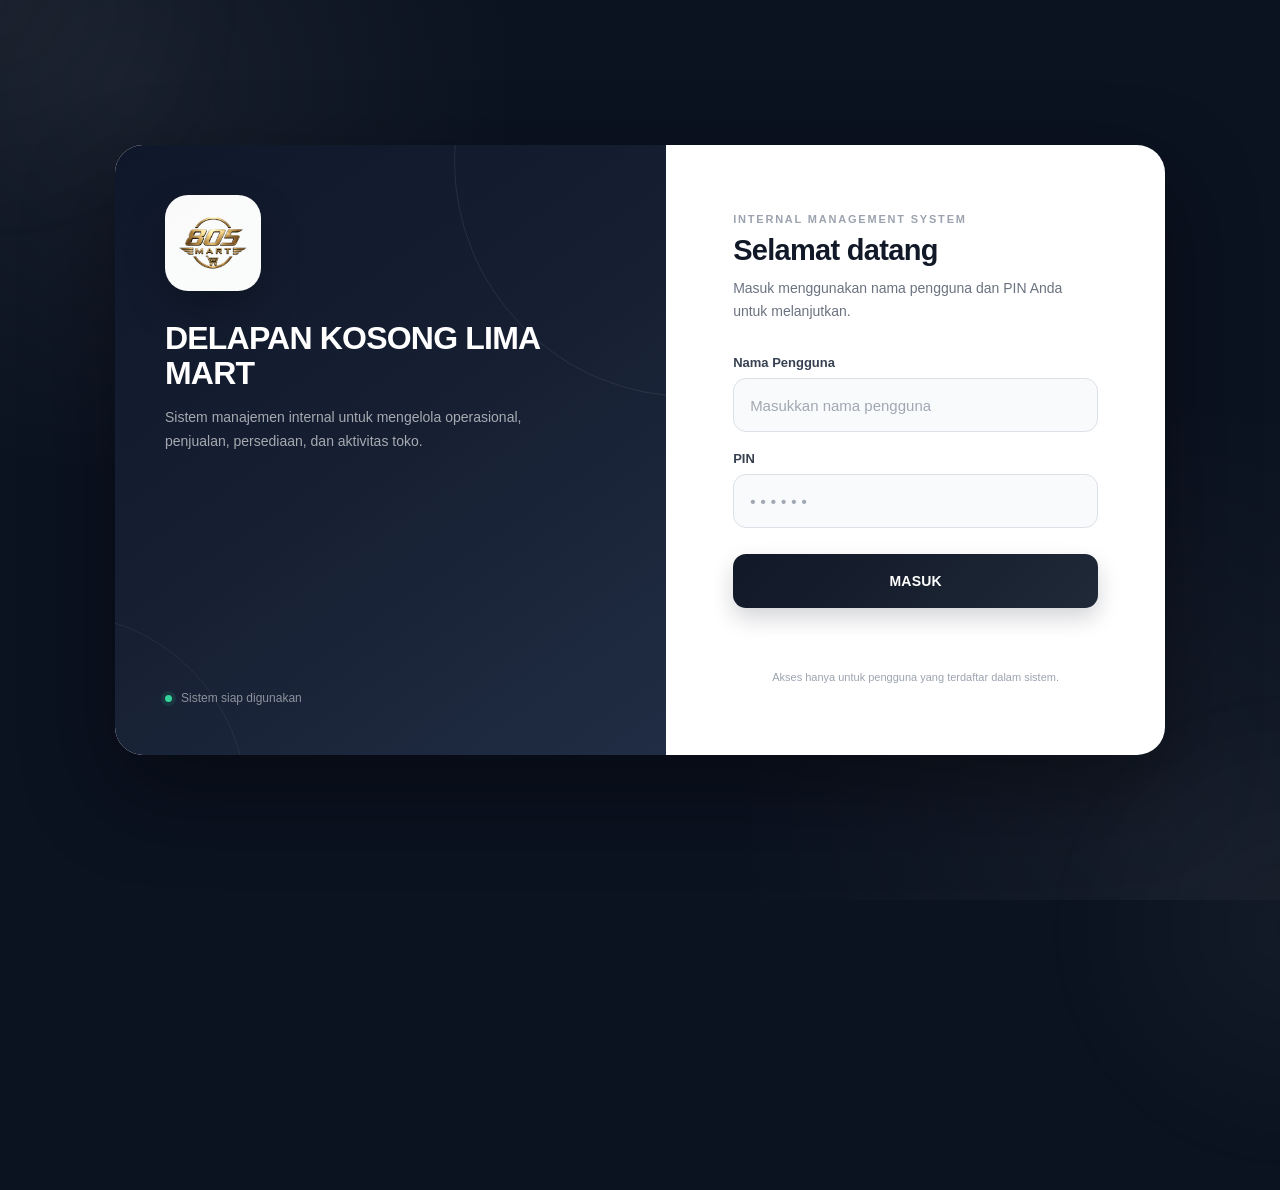
<file: index.html>
<!DOCTYPE html>
<html lang="id">
<head>

  <meta charset="UTF-8">

  <meta
    name="viewport"
    content="width=device-width, initial-scale=1.0"
  >

  <title>DELAPAN KOSONG LIMA MART</title>


  <style>

    /* =====================================================
       RESET
    ===================================================== */

    * {
      box-sizing: border-box;
      margin: 0;
      padding: 0;
    }


    html,
    body {
      width: 100%;
      min-height: 100%;
    }


    body {
      font-family:
        Inter,
        -apple-system,
        BlinkMacSystemFont,
        "Segoe UI",
        Roboto,
        Helvetica,
        Arial,
        sans-serif;

      background: #0b1220;

      color: #111827;

      overflow-x: hidden;
    }


    button,
    input {
      font-family: inherit;
    }


    /* =====================================================
       PAGE
    ===================================================== */

    .page {
      min-height: 100vh;

      display: flex;

      align-items: center;

      justify-content: center;

      position: relative;

      padding: 30px;

      background:
        radial-gradient(
          circle at 10% 10%,
          rgba(255,255,255,0.055),
          transparent 28%
        ),
        radial-gradient(
          circle at 90% 90%,
          rgba(255,255,255,0.045),
          transparent 30%
        ),
        #0b1220;
    }


    .background-glow {
      position: absolute;

      border-radius: 50%;

      pointer-events: none;

      filter: blur(1px);
    }


    .glow-one {
      width: 520px;
      height: 520px;

      left: -260px;
      top: -260px;

      background:
        radial-gradient(
          circle,
          rgba(255,255,255,0.035),
          transparent 68%
        );
    }


    .glow-two {
      width: 520px;
      height: 520px;

      right: -270px;
      bottom: -290px;

      background:
        radial-gradient(
          circle,
          rgba(255,255,255,0.035),
          transparent 68%
        );
    }


    /* =====================================================
       LOGIN WRAPPER
    ===================================================== */

    .login-wrapper {
      width: 100%;

      max-width: 1050px;

      min-height: 610px;

      display: grid;

      grid-template-columns:
        1.05fr
        0.95fr;

      position: relative;

      z-index: 2;

      overflow: hidden;

      border-radius: 28px;

      background: #ffffff;

      box-shadow:
        0 35px 90px
        rgba(0,0,0,0.40);
    }


    /* =====================================================
       BRAND PANEL
    ===================================================== */

    .brand-panel {
      position: relative;

      display: flex;

      flex-direction: column;

      justify-content: space-between;

      padding: 50px;

      color: #ffffff;

      overflow: hidden;

      background:
        linear-gradient(
          145deg,
          #0f172a 0%,
          #172033 52%,
          #202d44 100%
        );
    }


    .brand-panel::before {
      content: "";

      position: absolute;

      width: 470px;
      height: 470px;

      right: -260px;
      top: -220px;

      border-radius: 50%;

      border:
        1px solid
        rgba(255,255,255,0.08);
    }


    .brand-panel::after {
      content: "";

      position: absolute;

      width: 380px;
      height: 380px;

      left: -250px;
      bottom: -240px;

      border-radius: 50%;

      border:
        1px solid
        rgba(255,255,255,0.06);
    }


    .brand-content,
    .brand-footer {
      position: relative;

      z-index: 2;
    }


    /* =====================================================
       LOGO
    ===================================================== */

    .logo-container {
      width: 96px;
      height: 96px;

      display: flex;

      align-items: center;

      justify-content: center;

      margin-bottom: 30px;

      border-radius: 23px;

      background: rgba(255,255,255,0.98);

      box-shadow:
        0 18px 40px
        rgba(0,0,0,0.22);

      overflow: hidden;
    }


    .logo-container img {
      width: 82%;
      height: 82%;

      object-fit: contain;

      display: block;
    }


    /* =====================================================
       BRAND TEXT
    ===================================================== */

    .brand-title {
      max-width: 410px;

      font-size: 32px;

      line-height: 1.1;

      font-weight: 800;

      letter-spacing: -0.8px;
    }


    .brand-subtitle {
      max-width: 380px;

      margin-top: 15px;

      font-size: 14px;

      line-height: 1.7;

      color:
        rgba(255,255,255,0.62);
    }


    .brand-footer {
      display: flex;

      align-items: center;

      gap: 9px;

      font-size: 12px;

      color:
        rgba(255,255,255,0.50);
    }


    .status-dot {
      width: 7px;
      height: 7px;

      flex: 0 0 7px;

      border-radius: 50%;

      background: #34d399;

      box-shadow:
        0 0 0 4px
        rgba(52,211,153,0.10);
    }


    /* =====================================================
       LOGIN PANEL
    ===================================================== */

    .login-panel {
      display: flex;

      align-items: center;

      justify-content: center;

      padding: 50px;
    }


    .login-content {
      width: 100%;

      max-width: 365px;
    }


    .login-heading {
      margin-bottom: 32px;
    }


    .login-heading .eyebrow {
      margin-bottom: 9px;

      font-size: 11px;

      font-weight: 800;

      letter-spacing: 1.8px;

      text-transform: uppercase;

      color: #9ca3af;
    }


    .login-heading h1 {
      margin-bottom: 10px;

      font-size: 29px;

      line-height: 1.15;

      letter-spacing: -0.7px;

      color: #111827;
    }


    .login-heading p {
      font-size: 14px;

      line-height: 1.65;

      color: #6b7280;
    }


    /* =====================================================
       FORM
    ===================================================== */

    .form-group {
      margin-bottom: 19px;
    }


    .form-label {
      display: block;

      margin-bottom: 8px;

      font-size: 13px;

      font-weight: 700;

      color: #374151;
    }


    .input-wrapper {
      position: relative;
    }


    .form-input {
      width: 100%;

      height: 54px;

      padding:
        0 16px;

      border:
        1px solid
        #dce1e8;

      border-radius: 13px;

      outline: none;

      background: #f9fafb;

      color: #111827;

      font-size: 15px;

      transition:
        border-color 0.2s ease,
        background 0.2s ease,
        box-shadow 0.2s ease;
    }


    .form-input::placeholder {
      color: #a1a8b3;
    }


    .form-input:hover {
      background: #ffffff;
    }


    .form-input:focus {
      background: #ffffff;

      border-color: #111827;

      box-shadow:
        0 0 0 4px
        rgba(17,24,39,0.07);
    }


    /* =====================================================
       PIN INPUT
    ===================================================== */

    .pin-input {
      letter-spacing: 5px;

      font-weight: 700;
    }


    /* =====================================================
       LOGIN BUTTON
    ===================================================== */

    .login-button {
      width: 100%;

      height: 54px;

      margin-top: 7px;

      border: none;

      border-radius: 13px;

      background:
        linear-gradient(
          135deg,
          #111827,
          #1f2937
        );

      color: #ffffff;

      font-size: 14px;

      font-weight: 800;

      letter-spacing: 0.2px;

      cursor: pointer;

      box-shadow:
        0 10px 22px
        rgba(17,24,39,0.18);

      transition:
        transform 0.15s ease,
        box-shadow 0.15s ease,
        opacity 0.15s ease;
    }


    .login-button:hover {
      transform: translateY(-1px);

      box-shadow:
        0 14px 27px
        rgba(17,24,39,0.22);
    }


    .login-button:active {
      transform: translateY(0);
    }


    .login-button:disabled {
      cursor: wait;

      opacity: 0.65;

      transform: none;
    }


    /* =====================================================
       MESSAGE
    ===================================================== */

    .message {
      min-height: 22px;

      margin-top: 14px;

      text-align: center;

      font-size: 13px;

      font-weight: 600;

      line-height: 1.5;
    }


    .message.error {
      color: #dc2626;
    }


    .message.success {
      color: #16a34a;
    }


    /* =====================================================
       FOOT NOTE
    ===================================================== */

    .login-note {
      margin-top: 25px;

      text-align: center;

      font-size: 11px;

      line-height: 1.6;

      color: #9ca3af;
    }


    /* =====================================================
       LOADING
    ===================================================== */

    .loading-content {
      display: inline-flex;

      align-items: center;

      justify-content: center;

      gap: 9px;
    }


    .spinner {
      width: 15px;
      height: 15px;

      border:
        2px solid
        rgba(255,255,255,0.35);

      border-top-color:
        #ffffff;

      border-radius: 50%;

      animation:
        spin 0.75s linear infinite;
    }


    @keyframes spin {

      to {
        transform: rotate(360deg);
      }

    }


    /* =====================================================
       MOBILE
    ===================================================== */

    @media (max-width: 820px) {

      .page {
        padding: 18px;
      }


      .login-wrapper {
        max-width: 480px;

        min-height: auto;

        display: block;

        border-radius: 23px;
      }


      .brand-panel {
        padding: 30px;

        min-height: 250px;
      }


      .logo-container {
        width: 72px;
        height: 72px;

        margin-bottom: 20px;

        border-radius: 18px;
      }


      .brand-title {
        font-size: 25px;
      }


      .brand-subtitle {
        font-size: 13px;

        margin-top: 10px;
      }


      .brand-footer {
        margin-top: 30px;
      }


      .login-panel {
        padding: 34px 30px 38px;
      }


      .login-heading h1 {
        font-size: 26px;
      }

    }


    /* =====================================================
       SMALL MOBILE
    ===================================================== */

    @media (max-width: 430px) {

      .page {
        padding: 0;
      }


      .login-wrapper {
        min-height: 100vh;

        border-radius: 0;

        box-shadow: none;
      }


      .brand-panel {
        min-height: 245px;

        padding: 28px 24px;
      }


      .login-panel {
        padding: 32px 24px 35px;
      }


      .brand-title {
        font-size: 23px;
      }


      .brand-subtitle {
        max-width: 310px;
      }


      .login-heading {
        margin-bottom: 27px;
      }

    }

  </style>

</head>


<body>


  <div class="page">

    <div class="background-glow glow-one"></div>

    <div class="background-glow glow-two"></div>


    <div class="login-wrapper">


      <!-- =================================================
           BRAND
      ================================================== -->

      <section class="brand-panel">

        <div class="brand-content">


          <div class="logo-container">

            <img
              src="Logo.png"
              alt="DELAPAN KOSONG LIMA MART"
            >

          </div>


          <h2 class="brand-title">
            DELAPAN KOSONG LIMA MART
          </h2>


          <p class="brand-subtitle">
            Sistem manajemen internal untuk
            mengelola operasional, penjualan,
            persediaan, dan aktivitas toko.
          </p>

        </div>


        <div class="brand-footer">

          <span class="status-dot"></span>

          <span>
            Sistem siap digunakan
          </span>

        </div>

      </section>



      <!-- =================================================
           LOGIN
      ================================================== -->

      <section class="login-panel">

        <div class="login-content">


          <div class="login-heading">

            <div class="eyebrow">
              Internal Management System
            </div>


            <h1>
              Selamat datang
            </h1>


            <p>
              Masuk menggunakan nama pengguna
              dan PIN Anda untuk melanjutkan.
            </p>

          </div>



          <!-- NAMA -->

          <div class="form-group">

            <label
              class="form-label"
              for="name"
            >
              Nama Pengguna
            </label>


            <div class="input-wrapper">

              <input
                class="form-input"
                type="text"
                id="name"
                placeholder="Masukkan nama pengguna"
                autocomplete="username"
                autocapitalize="words"
              >

            </div>

          </div>



          <!-- PIN -->

          <div class="form-group">

            <label
              class="form-label"
              for="pin"
            >
              PIN
            </label>


            <div class="input-wrapper">

              <input
                class="form-input pin-input"
                type="password"
                id="pin"
                placeholder="••••••"
                maxlength="6"
                inputmode="numeric"
                autocomplete="current-password"
              >

            </div>

          </div>



          <!-- BUTTON -->

          <button
            class="login-button"
            id="loginButton"
            type="button"
          >

            MASUK

          </button>



          <!-- MESSAGE -->

          <div
            id="message"
            class="message"
          ></div>



          <div class="login-note">

            Akses hanya untuk pengguna
            yang terdaftar dalam sistem.

          </div>


        </div>

      </section>


    </div>

  </div>



  <!-- =====================================================
       JAVASCRIPT
  ====================================================== -->

  <script>


    /* =====================================================
       KONFIGURASI BACKEND
    ===================================================== */

    const API_URL =
      'https://script.google.com/macros/s/AKfycbzcP4oLv9Xj9gEv526HOFnK5wkyb1oDNeurvYLdIv2ueOpux7JMgpyN8P9RBIMwS9olVA/exec';



    /* =====================================================
       ELEMENT
    ===================================================== */

    const nameInput =
      document.getElementById('name');


    const pinInput =
      document.getElementById('pin');


    const loginButton =
      document.getElementById('loginButton');


    const message =
      document.getElementById('message');



    /* =====================================================
       MESSAGE
    ===================================================== */

    function showMessage(
      text,
      type
    ) {

      message.textContent = text;

      message.className =
        'message ' + type;

    }



    /* =====================================================
       LOADING BUTTON
    ===================================================== */

    function setLoading(
      loading
    ) {

      loginButton.disabled =
        loading;


      if (loading) {

        loginButton.innerHTML =

          '<span class="loading-content">' +

          '<span class="spinner"></span>' +

          '<span>MEMERIKSA...</span>' +

          '</span>';

      } else {

        loginButton.textContent =
          'MASUK';

      }

    }



    /* =====================================================
       LOGIN
    ===================================================== */

    async function login() {

      const name =
        nameInput.value.trim();


      const pin =
        pinInput.value.trim();


      message.textContent = '';

      message.className =
        'message';



      /* -----------------------------------------------
         VALIDASI NAMA
      ------------------------------------------------ */

      if (!name) {

        showMessage(
          'Nama pengguna wajib diisi.',
          'error'
        );

        nameInput.focus();

        return;

      }



      /* -----------------------------------------------
         VALIDASI PIN
      ------------------------------------------------ */

      if (!/^\d{6}$/.test(pin)) {

        showMessage(
          'PIN harus terdiri dari 6 digit.',
          'error'
        );

        pinInput.focus();

        return;

      }



      setLoading(true);



      try {


        /* ---------------------------------------------
           KIRIM KE GOOGLE APPS SCRIPT
        ---------------------------------------------- */

        const response =
          await fetch(
            API_URL,
            {

              method: 'POST',

              headers: {
                'Content-Type':
                  'text/plain;charset=utf-8'
              },

              body:
                JSON.stringify({

                  action: 'login',

                  name: name,

                  pin: pin

                })

            }
          );



        /* ---------------------------------------------
           BACA RESPONSE
        ---------------------------------------------- */

        const result =
          await response.json();



        /* ---------------------------------------------
           LOGIN GAGAL
        ---------------------------------------------- */

        if (!result.success) {

          showMessage(
            result.message ||
            'Login gagal.',
            'error'
          );

          pinInput.value = '';

          pinInput.focus();

          return;

        }



        /* ---------------------------------------------
           DATA USER
        ---------------------------------------------- */

        const user =
          result.user;



        /* ---------------------------------------------
           SIMPAN SESSION
        ---------------------------------------------- */

        localStorage.setItem(

          '805_session',

          JSON.stringify({

            user_id:
              user.user_id,

            name:
              user.name,

            role:
              user.role,

            login_time:
              new Date().toISOString()

          })

        );



        showMessage(
          'Login berhasil. Membuka dashboard...',
          'success'
        );



        /* ---------------------------------------------
           ARAHKAN BERDASARKAN ROLE
        ---------------------------------------------- */

        setTimeout(
          function() {

            redirectByRole(
              user.role
            );

          },
          500
        );


      } catch (error) {

        console.error(
          'LOGIN ERROR:',
          error
        );


        showMessage(
          'Tidak dapat terhubung ke server. Periksa koneksi dan coba lagi.',
          'error'
        );


      } finally {

        setLoading(false);

      }

    }



    /* =====================================================
       REDIRECT ROLE
    ===================================================== */

    function redirectByRole(
      role
    ) {

      const normalizedRole =
        String(role || '')
          .trim()
          .toUpperCase();


      switch (
        normalizedRole
      ) {


        case 'OWNER':

          window.location.href =
            'owner.html';

          break;



        case 'ADMIN':

          window.location.href =
            'admin.html';

          break;



        case 'INVENTORY':

          window.location.href =
            'inventory.html';

          break;



        case 'KASIR':

          window.location.href =
            'kasir.html';

          break;



        default:

          localStorage.removeItem(
            '805_session'
          );


          showMessage(
            'Role pengguna tidak dikenali.',
            'error'
          );

          break;

      }

    }



    /* =====================================================
       INPUT PIN
       HANYA ANGKA
    ===================================================== */

    pinInput.addEventListener(
      'input',
      function() {

        this.value =
          this.value
            .replace(
              /\D/g,
              ''
            )
            .slice(
              0,
              6
            );

      }
    );



    /* =====================================================
       ENTER UNTUK LOGIN
    ===================================================== */

    nameInput.addEventListener(
      'keydown',
      function(event) {

        if (
          event.key === 'Enter'
        ) {

          pinInput.focus();

        }

      }
    );


    pinInput.addEventListener(
      'keydown',
      function(event) {

        if (
          event.key === 'Enter'
        ) {

          login();

        }

      }
    );



    /* =====================================================
       BUTTON CLICK
    ===================================================== */

    loginButton.addEventListener(
      'click',
      login
    );


  </script>


</body>
</html>
</file>
